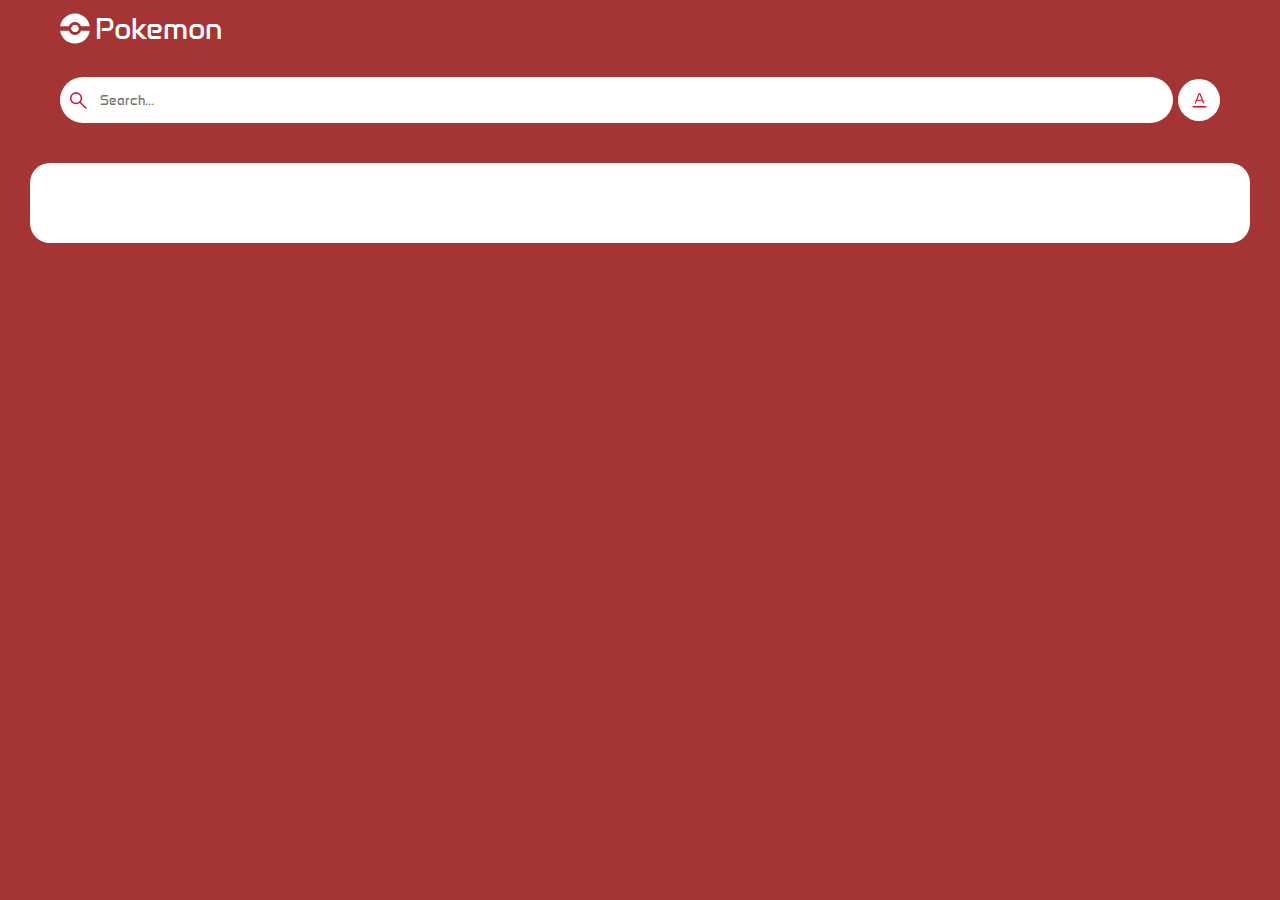
<file: index.html>
<!DOCTYPE html>
<html lang="en">
<head>
    <meta charset="UTF-8">
    <meta name="viewport" content="width=device-width, initial-scale=1.0">
    <title>Pokemon</title>
    <link rel="stylesheet" href="style.css">
    <link rel="icon" href="./Images/Poké_Ball_icon.svg.png">
</head>
<body>
    <header class="header-container">
        <div class="logo-container">
            <img src="./Images/pokeball.svg" class="logo-img">
            <p class="logo-name">Pokemon</p>
        </div>

        <div class="search-container">
            <img src="./Images/search.svg" class="search-icon">
            <input type="text" class="search-input" placeholder="Search...">
            <img src="./Images/cross.svg" class="search-close-icon" alt="cross-icon">

                <div class="sort-container">
                    <div class="sort">
                        <img src="./Images/sorting.svg" class="sort-icon">
                    </div>

                    <div class="filter-container">
                        <p>Sort By : </p>
                        <div class="filter">
                            <div class="input-container">
                                <input type="radio" id="number" class="number-filter" value="number" name="filter" checked>
                                <label for="number">Number</label>
                            </div>
                            <div class="input-container">
                                <input type="radio" id="name" class="name-filter" value="name" name="filter">
                                <label for="name">Name</label>
                            </div>
                        </div>
                    </div>
            </div>
        </div>
    </header>

    <section class="pokemon-container">
        <div class="pokemon">
            <div class="list">
                
            </div>
            <div class="not-found-message">Not Found Message</div>
        </div>
    </section>

    <script src="script.js"></script>
</body>
</html>
</file>
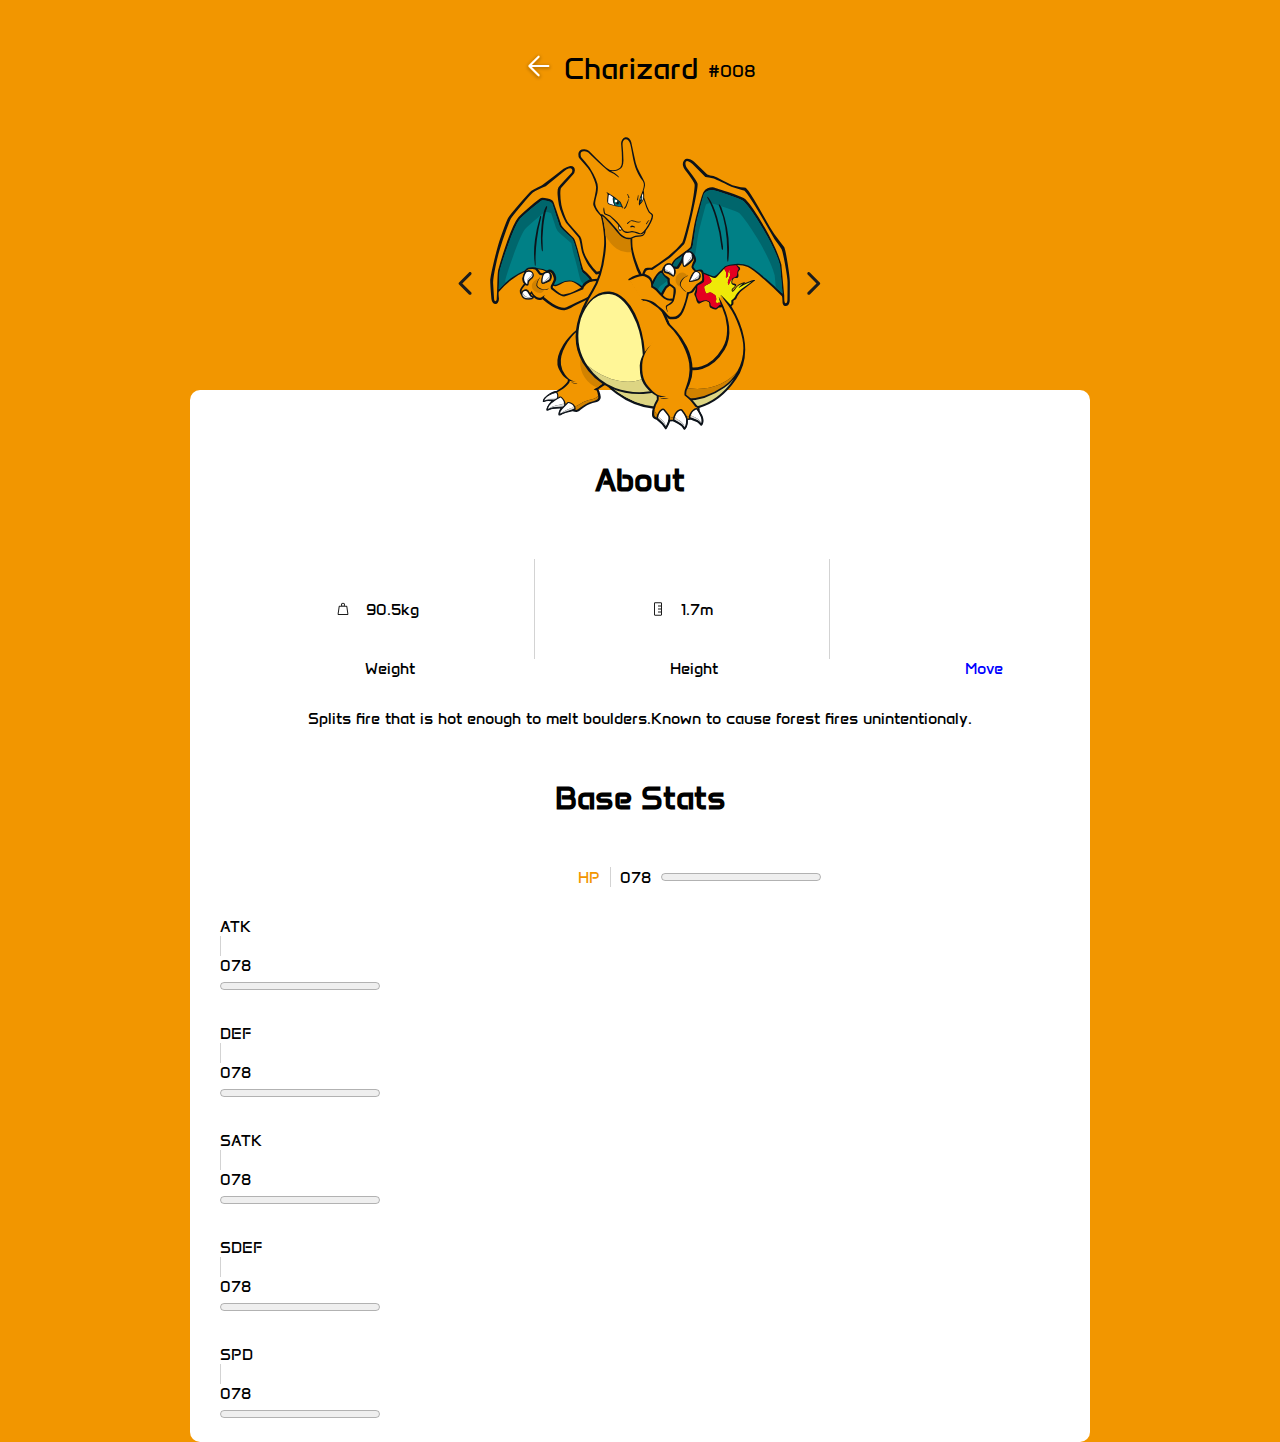
<file: detail.html>
<!DOCTYPE html>
<html lang="en">
<head>
    <meta charset="UTF-8">
    <meta name="viewport" content="width=device-width, initial-scale=1.0">
    <title>Pokemon Detail</title>
    <link rel="stylesheet" href="detail.css">
    <link rel="icon" href="./Images/Poké_Ball_icon.svg.png">
</head>
<body class="detail-main">
    <header class="detail-header">
        <div class="back-to-home-icon">
            <img src="./Images/back-to-home.svg">
        </div>
        <div class="pokemon-name">
            <p>Charizard</p>
        </div>
        <div class="pokemon-id">
            <p>#008</p>
        </div>
    </header>

    <section class="pokemon-detail-container">
        <div class="pokemon-image">
            <img src="./Images/chevron_left.svg" class="chevron_left" id="leftArrow">
            <img src="./Images/6.svg" class="pokemon-img">
            <img src="./Images/chevron_right.svg" class="chevron_right" id="rightArrow">
        </div>

        <div class="pokemon-detail">
            <div class="power-container">
              
            </div>

            <div class="about">
                <h1>About</h1>
                <div class="pokemon-about">
                    
                </div>
            </div>

            <div class="about-container">
                <div class="left-section">
                    <img src="./Images/weight.svg">
                    <p class="pokemon-weight">90.5kg</p>

                    <div class="weight">Weight</div>
                </div>

                <div class="line"></div>

                <div class="middle-section">
                    <img src="./Images/height.svg">
                    <p class="pokemon-height">1.7m</p>

                    <div class="height">Height</div>
                </div>

                <div class="line"></div>

                <div class="right-section">
                    <div class="pokemon-ability">
    
                    </div>
                    <div class="move">Move</div>
                </div>
            </div>

            <p class="pokemon-power-explain">
                Splits fire that is hot enough to melt boulders.Known to cause forest fires unintentionaly.
            </p>

            <div class="base-stats">
                <h1>Base Stats</h1>
                <div class="stats-container">
                    <div class="hp-container">
                        <p class="stats">HP</p>
                        <div class="base-stats-line"></div>
                        <p class="ability">078</p>
                        <progress value="" max="100" class="progress-bar"></progress>
                    </div>

                    <div class="atk-container">
                        <p class="stats">ATK</p>
                        <div class="base-stats-line"></div>
                        <p class="ability">078</p>
                        <progress value="" max="100" class="progress-bar"></progress>
                    </div>

                    <div class="def-container">
                        <p class="stats">DEF</p>
                        <div class="base-stats-line"></div>
                        <p class="ability">078</p>
                        <progress value="" max="100" class="progress-bar"></progress>
                    </div>

                    <div class="satk-container">
                        <p class="stats">SATK</p>
                        <div class="base-stats-line"></div>
                        <p class="ability">078</p>
                        <progress value="" max="100" class="progress-bar"></progress>
                    </div>

                    <div class="sdef-container">
                        <p class="stats">SDEF</p>
                        <div class="base-stats-line"></div>
                        <p class="ability">078</p>
                        <progress value="" max="100" class="progress-bar"></progress>
                    </div>

                    <div class="spd-container">
                        <p class="stats">SPD</p>
                        <div class="base-stats-line"></div>
                        <p class="ability">078</p>
                        <progress value="" max="100" class="progress-bar"></progress>
                    </div>
                </div>
            </div>
        </div>

    </section>

    <script src="detail.js"></script>
</body>
</html>
</file>
<file: style.css>
@import url('https://fonts.googleapis.com/css2?family=Anta&display=swap');

*
{
    padding: 0px;
    margin: 0px;
    box-sizing: border-box;
    font-family: "Anta",Arial, Helvetica, sans-serif;
}

body
{
    background-color:rgba(143, 1, 1, 0.801);
    padding: 0px 30px;
    font-family: "Anta",Arial, Helvetica, sans-serif;
}

.header-container
{
    padding: 10px 30px;
}

.logo-container
{
    display: flex;
    margin-bottom: 30px;
}

.logo-img 
{
  width: 30px;
}

.logo-name 
{
    font-size: 30px;
    margin-left: 5px;
    color: white;
}

.search-container
{
    margin-top: 10px;
    display: flex;
    justify-content: center;
    position: relative;
    margin-bottom: 30px;
}

.search-container img 
{
    width: 17px;
}

.search-input
{
    display: flex;
    flex-wrap: wrap;
    flex:1;
    padding: 15px 40px;
    border-radius: 50px;
    border:none;
    outline: none
};

.search-container .search-bar-icon
{
    position: absolute;
    top:14px;
    cursor: pointer;
    left: 50px;
    visibility: hidden;
}

.search-container .search-close-icon 
{
    position: absolute;
    top:14px;
    cursor: pointer;
    right: 60px;
    visibility: hidden;
}

.search-icon 
{
    position: absolute;
    top:14px;
    cursor: pointer;
    left: 10px;
}

.search-container .search-close-icon-visible
{
    visibility: visible;
}

.sort-container
{
    margin-top: 2px;
    margin-left: 5px;
}

.sort
{
    width: 42px;
    height: 42px;
    background-color: white;
    cursor: pointer;
    border-radius: 100%;
    text-align: center;
    align-items: center;
    display: flex;
    justify-content: center;
}

.sort img 
{
    width: 15px;
}

.filter-container
{
    position: relative;
    display: none;
}

.filter-container p 
{
    margin:10px 0px;
}

.filter-container .input-container
{
    margin-bottom: 10px;
}

.show-filter-container 
{
    display: inline;
    position: absolute;
    right: 0px;
    top:50px;
    display: flex;
    flex-direction: column;
    z-index: 1;
    width: 150px;
    padding: 10px 20px;
    height: auto;
    border-radius: 10px;
    box-shadow: 3px 4px 3px rgba(0, 0, 0, 0.562);
    background-color:red;
}

.pokemon-container
{
    background-color: white;
    border-radius: 20px;
    padding: 40px 30px;
}

.list
{
    display: flex;
    align-items: center;
    justify-content: center;
    flex-wrap: wrap;
    gap: 50px;
}

.list-item
{
    border-radius: 8px;
    box-shadow: 3px 3px 3px rgba(0, 0, 0, 0.349);
    width: 200px;
    height: 200px;
    text-align: center;
    text-decoration: none;
    cursor: pointer;
    position: relative;
}


.list-item .number-wrap
{
    position: absolute;
    top:5px;
    right: 2px;
}


.list-item .img-wrap
{
    max-width: 100%;
    max-height: 100%;
}

.list-item .img-wrap img
{
    width: 150px;
    height: 150px;
}

.list-item .name-wrap
{
    border-radius: 7px;
    background-color: lightgray;
    padding: 30px 30px 29px 39px;
    font-size: 14px;
    letter-spacing: 2px;
    margin-top: -25px;
}

.not-found-message
{
    display: none;
    justify-content: center;
    text-align: center;
}

@media only screen and (max-width:600px)
{
    .pokemon-container
    {
        padding: 20px 20px;
    }

    .list 
    {
        gap: 40px;
    }

    .search-input 
    {
        padding: 0px 10px;
    }
}


@media screen and (max-width : 500px)
{
    .search-icon 
    {
        display: none;
    }
}
</file>
<file: detail.css>
@import url('https://fonts.googleapis.com/css2?family=Anta&display=swap');

*
{
    padding: 0;
    margin: 0;
    box-sizing: border-box;
    font-family: "Anta",Arial, Helvetica, sans-serif;
}

body
{
    font-family: "Anta",Arial, Helvetica, sans-serif;
    background-color: #F29600;
}

.detail-header
{
    margin-top: 50px;
    display: flex;
    justify-content: center;
    text-align: center;
    align-items: center;
}

.back-to-home-icon
{
    color: white;
    cursor: pointer;
}

.pokemon-name
{
    margin-left: 10px;
    font-size: 30px;
    margin-right: 10px;
}

.pokemon-detail-container
{
    margin-top: 50px;
}

.pokemon-image
{
    display: flex;
    justify-content: center;
}

.chevron_left,.chevron_right
{
    cursor: pointer;
}

.pokemon-id 
{
    margin-top:4px;
    font-size: 18px;
}

.pokemon-image .pokemon-img 
{
    max-width: 300px;
    max-height:  300px;
}

.pokemon-detail 
{
    background-color: white;
    max-width: 900px;
    height: auto;
    margin: auto;
    border-radius: 10px;
    padding: 20px 30px;
    margin-top: -40px;
}

.power-container
{
    margin-top: 30px;
    display: flex;
    justify-content: center;
    flex-wrap: wrap;
}

.power-container p 
{
    padding: 7px;
    margin: 0px 5px;
    border-radius: 20px;
    background-color: #F29600ed;
    color: white;
    font-weight:bold;
    font-size: 15px;
}


.about
{
    margin-top: 20px;
    display: flex;
    flex-direction: column;
    align-items: center;
    justify-content: center;
    text-align: center;
}

.about h1 
{
    margin-bottom: 10px;
}

.pokemon-about 
{
    display: flex;
}

.type 
{
    padding: 7px;
    margin: 0px 5px;
    border-radius: 20px;
    background-color: #F29600ed;
    color: white;
    font-weight: bold;
    font-size: 15px;
}

.about-container
{
    margin-top: 50px;
    display: flex;
    justify-content: space-evenly;
    margin-bottom: 40px;
}




.left-section,.middle-section
{
    display: flex;
    align-items: center;
    position: relative;
}

.right-section
{
    position: relative;
}

.left-section .weight 
{
    position: absolute;
    top:100px;
    left: 30px;
}

.middle-section .height 
{
    position: absolute;
    top:100px;
    left: 20px;
}

.right-section .move
{
    color: blue;
    position: absolute;
    top:100px;
    left: 20px;
}

.left-section img,
.middle-section img,
.right-section img 
{
    margin-right: 15px;
}

.middle-section img 
{
    transform: rotate(90deg);
}

.line
{
    width: 1px;
    height: 100px;
    background-color: lightgray;
}

.pokemon-ability .ability 
{
    margin: 20px 0px;
}

.pokemon-ability .ability 
{
    text-align: center;
}

.pokemon-power-explain 
{
    margin-top: 50px;
    text-align: center;
}

.base-stats
{
    margin-top: 50px;
}

.base-stats h1 
{
    text-align: center;
    margin-bottom: 50px;
}

.stats-container
{

    display: flex;
    justify-content: center;
    flex-direction: column;
    flex-wrap: wrap;
    gap: 30px;
}

.hp-container,
.attack-container,
.defense-container,
.special-attack-container,
.special-defense-container,
.speed-container
{
    display: flex;
    flex-direction: row;
    justify-content: center;
    align-items: center;
    text-align: center;
}

.hp-container .stats,
.attack-container  .stats,
.defense-container  .stats,
.special-attack-container  .stats,
.special-defense-container .stats,
.speed-container  .stats
{
    color: #F29600;
    text-align: right;
    padding-right: 10px;
    width: 150px;
}

.hp-container p,
.attack-container p,
.defense-container p,
.special-attack-container p,
.special-defense-container p,
.speed-container p
{
    text-align: right;
    padding-right: 10px;
    min-width: 50px;
}

.base-stats-line 
{
    width: 1px;
    height: 20px;
    background-color: lightgray;
}


.hp-container #progress-bar,
.attack-container #progress-bar,
.defense-container #progress-bar,
.special-attack-container #progress-bar,
.special-defense-container #progress-bar,
.speed-container #progress-bar
{
    height: 8px;
    overflow: hidden;
    border: 1px solid white;
    border-radius: 100px;
    flex: 1;
}

@media screen and (max-width:900px)
{
    .pokemon-image .pokemon-img 
    {
        width: 150px;
        height: auto;
    }

    .pokemon-power-explain 
    {
        display: flex;
        justify-content: center;
        flex-wrap: wrap;
    }
}

@media screen and (max-width:320px)
{
    .pokemon-image .pokemon-img 
    {
        width: 100px;
        height: auto;
    }

    .left-section .weight
    {
        position: absolute;
        top:100px;
        left: 20px;
    }

    .right-section .height
    {
        position: absolute;
        top:100px;
        left: 20px;
    }

    .line 
    {
        width: 1px;
        height: 90px;
        background-color: lightgray;
    }
    
    .stats-container
    {
        display: flex;
        flex-direction: column;
        flex-wrap: wrap;
        gap: 15px;
    }

    .pokemon-name
    {
        font-size: 20px;
    }

    body
    {
        font-size: 12px;
    }

    .pokemon-about p 
    {
        font-size: 12px;
    }
    
    .stats-container .stats
    {
        width: 20px;
    }

    .hp-container p, .attack-container p, .defense-container p, .special-attack-container p, .special-defense-container p, .speed-container p 
    {
        text-align: right;
        padding-right: 10px;
        min-width: 50px;
    }
    
    .progress-bar 
    {
        padding: 1px;
    }
}

@media  screen and (max-width : 400px) 
{

    body
    {
        font-size: 14px;
    }

    .progress-bar 
    {
        padding: 1px;
    }

    .stats-container .stats
    {
        width: 90px;
    }

    .stats-container
    {
        display: flex;
        flex-direction: column;
        flex-wrap: wrap;
        gap: 20px;
    }
}
</file>
